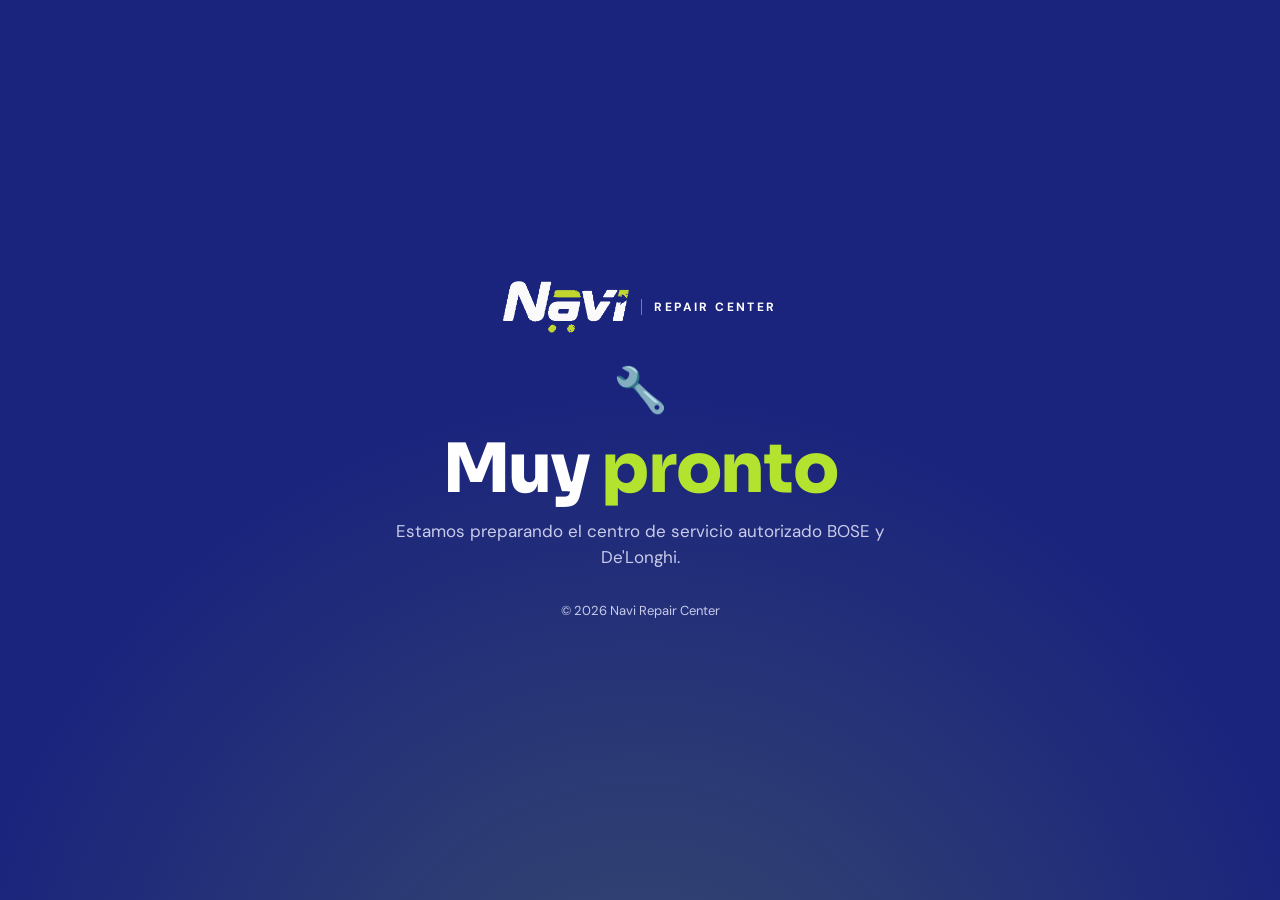
<file: index.html>
<!doctype html>
<html lang="es">
<head>
<meta charset="utf-8">
<meta name="viewport" content="width=device-width, initial-scale=1">
<meta name="robots" content="noindex, nofollow">
<title>Navi Repair Center · Muy pronto</title>
<meta name="theme-color" content="#1A247D">
<link rel="icon" href="demo/assets/icon-192.png">
<link rel="preconnect" href="https://fonts.googleapis.com">
<link rel="preconnect" href="https://fonts.gstatic.com" crossorigin>
<link href="https://fonts.googleapis.com/css2?family=Sora:wght@800&family=DM+Sans:wght@400;500&display=swap" rel="stylesheet">
<style>
*{box-sizing:border-box;margin:0}
html,body{height:100%}
body{display:grid;place-items:center;padding:24px max(16px,env(safe-area-inset-left,0px));background:radial-gradient(circle at 50% 120%,#B4E32F33,transparent 55%),#1A247D;color:#fff;font-family:"DM Sans",system-ui,sans-serif;text-align:center}
main{max-width:540px}
.brand{display:flex;align-items:center;justify-content:center;gap:12px;margin-bottom:28px}
.brand img{height:52px;width:auto}
.brand small{font-size:12px;font-weight:700;letter-spacing:.2em;padding-left:12px;border-left:1px solid #ffffff66}
h1{font-family:"Sora",system-ui,sans-serif;font-weight:800;font-size:clamp(40px,9vw,68px);line-height:1;letter-spacing:-.02em;margin-bottom:16px}
h1 em{font-style:normal;color:#B4E32F}
p{color:#C9CCEA;font-size:17px;line-height:1.5}
.tool{font-size:44px;margin-bottom:16px;display:inline-block;animation:spin 4s ease-in-out infinite}
@keyframes spin{50%{transform:rotate(-18deg)}}
small.c{display:block;margin-top:32px;color:#C9CCEA;font-size:13px}
@media (prefers-reduced-motion:reduce){.tool{animation:none}}
</style>
</head>
<body>
<main>
  <div class="brand"><img src="demo/assets/navi-logo.png" alt="Navi"><small>REPAIR CENTER</small></div>
  <span class="tool" aria-hidden="true">🔧</span>
  <h1>Muy <em>pronto</em></h1>
  <p>Estamos preparando el centro de servicio autorizado BOSE y De'Longhi.</p>
  <small class="c">© 2026 Navi Repair Center</small>
</main>
</body>
</html>
</file>
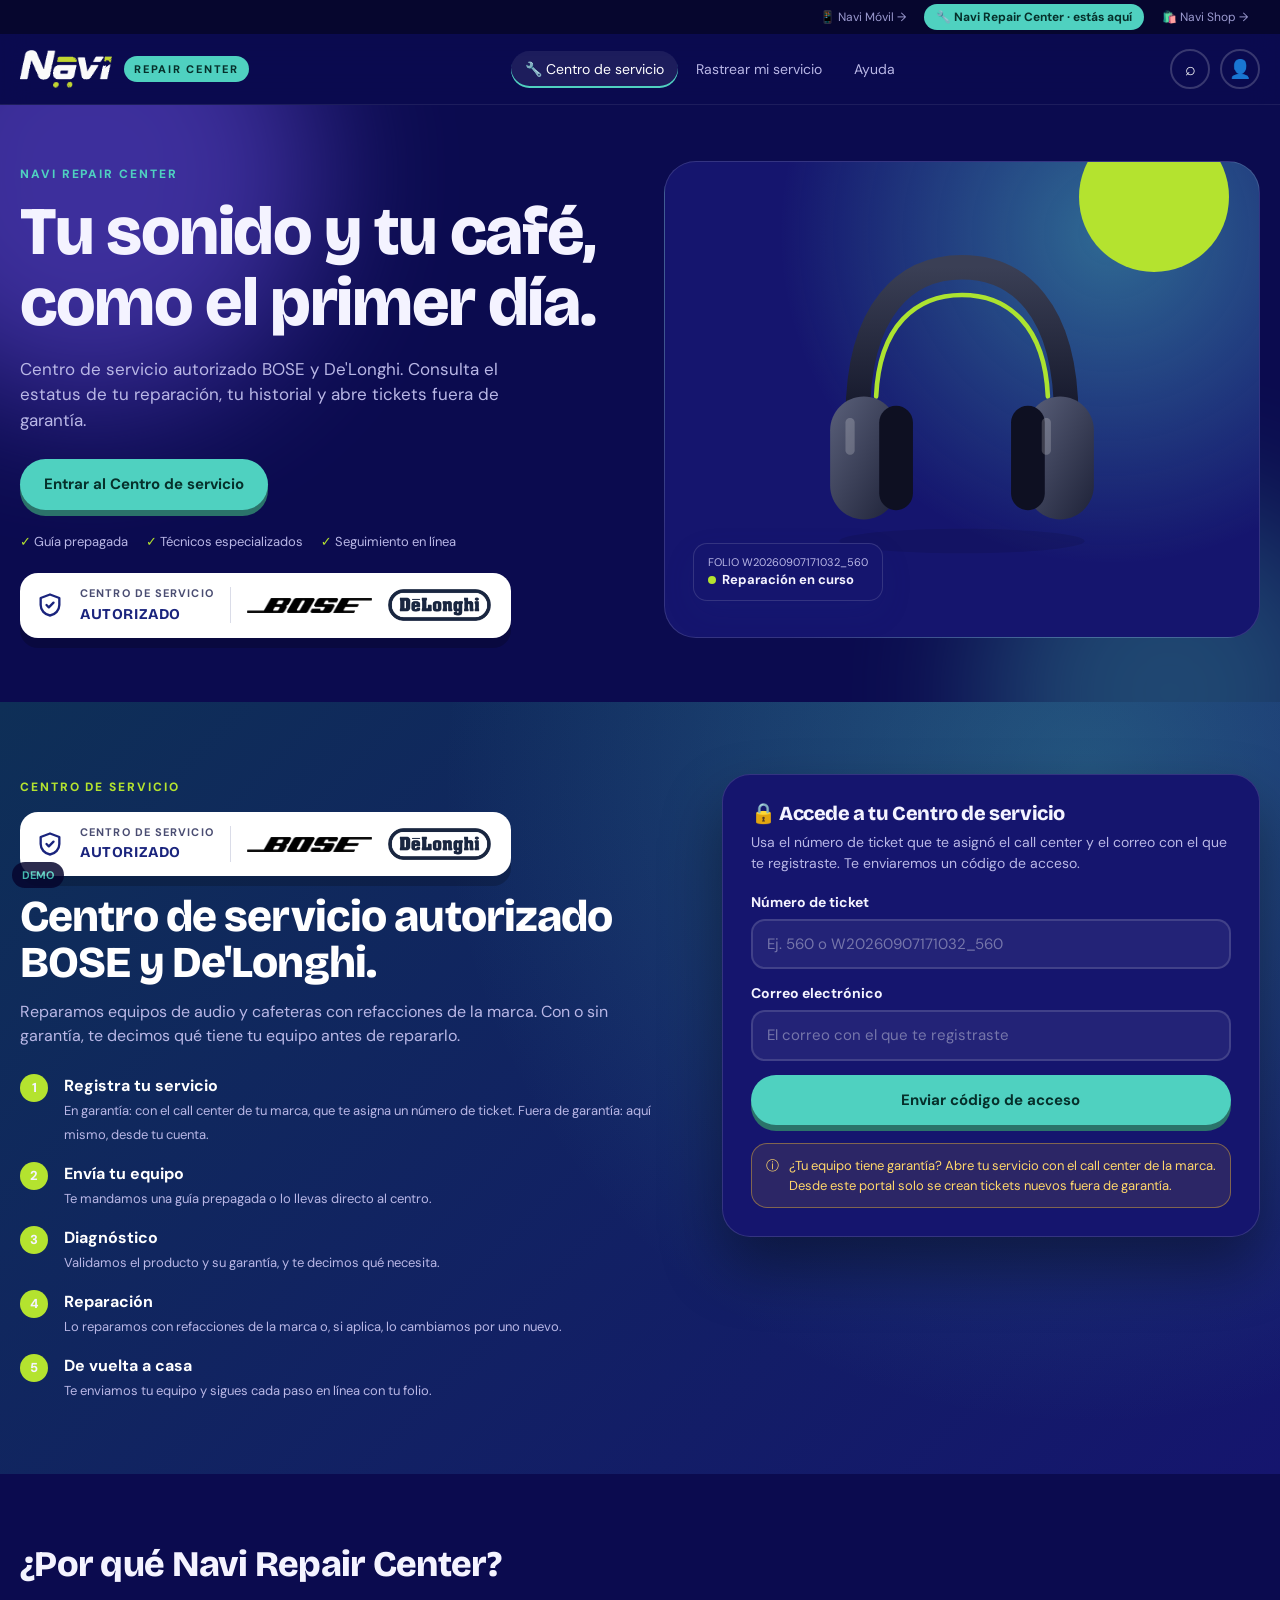
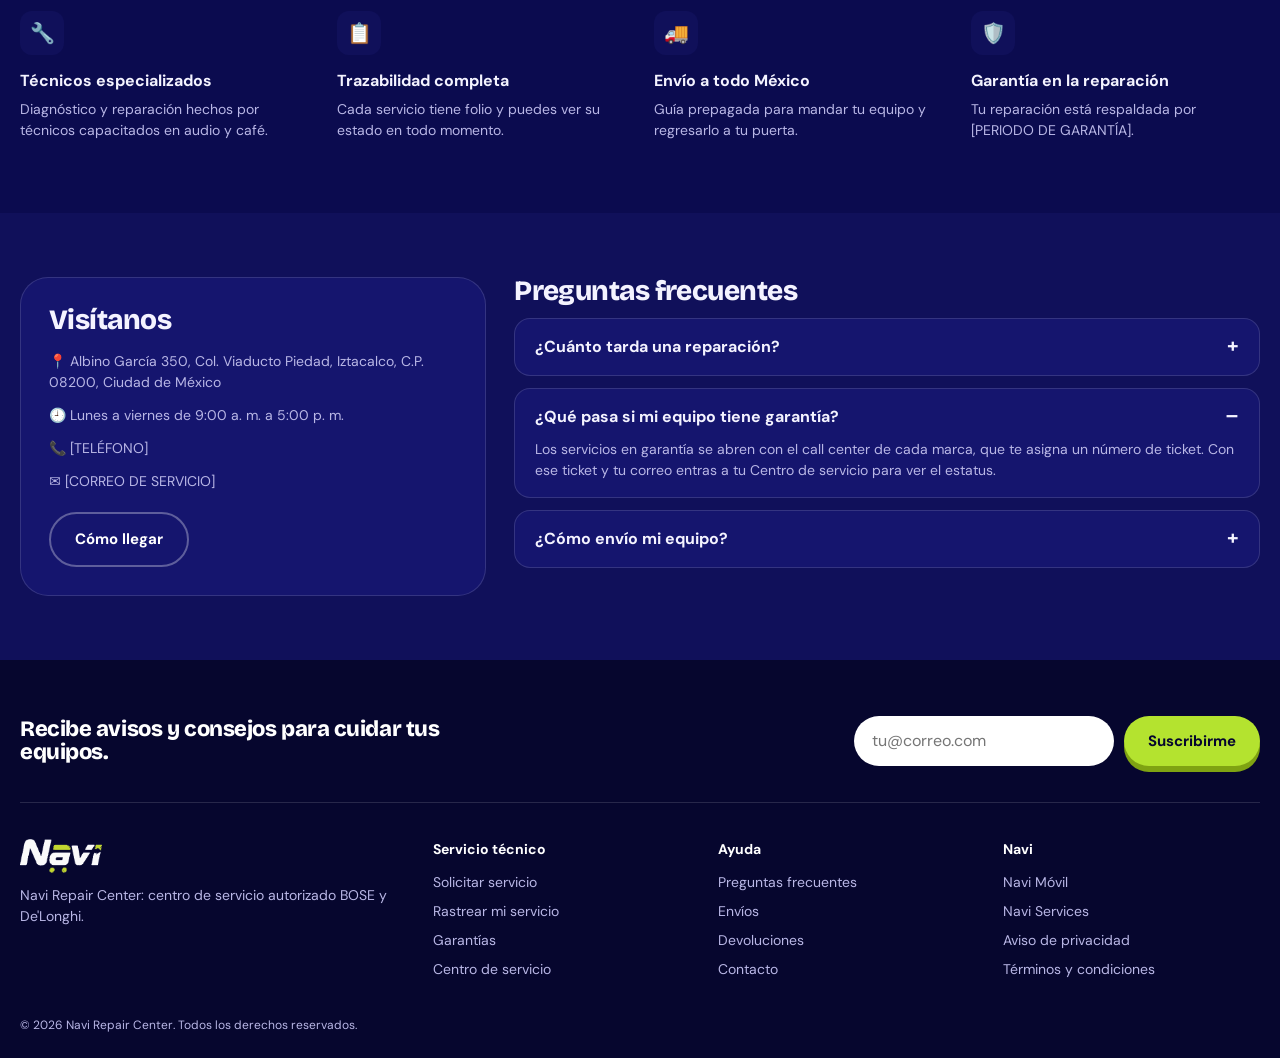
<file: demo/index.html>
<!doctype html>
<html lang="es">
<head>
<meta charset="utf-8">
<meta name="viewport" content="width=device-width, initial-scale=1">
<meta name="robots" content="noindex, nofollow">
<title>Navi Repair Center · Centro de servicio autorizado</title>
<meta name="theme-color" content="#0B0B4F">
<link rel="icon" href="assets/icon-192.png">
<link rel="preconnect" href="https://fonts.googleapis.com">
<link rel="preconnect" href="https://fonts.gstatic.com" crossorigin>
<link href="https://fonts.googleapis.com/css2?family=Bricolage+Grotesque:opsz,wght@12..96,600;12..96,800&family=DM+Sans:wght@400;500;700&display=swap" rel="stylesheet">
<link rel="stylesheet" href="rc.css?v=4">
<style>
/* hero */
.hero{padding:56px 0 64px;position:relative;overflow:hidden}.hero .wrap{position:relative}
.hero .wrap{display:grid;grid-template-columns:1fr 1fr;gap:48px;align-items:center}
.hero h1{font-size:clamp(40px,5.4vw,68px);margin:12px 0 18px}
.hero p{max-width:520px;color:var(--text);font-size:17px}
.checks{display:flex;gap:18px;flex-wrap:wrap;margin:22px 0;font-size:13px;color:var(--text)}
.checks span::before{content:"✓ ";color:var(--lime);font-weight:800}
.stage{position:relative;background:radial-gradient(circle at 75% 15%,color-mix(in srgb,var(--acc) 45%,transparent),transparent 55%),var(--navy-2);border:1px solid var(--line);border-radius:32px;aspect-ratio:1.25;display:grid;place-items:center;overflow:hidden}
.stage::before{content:"";position:absolute;top:-40px;right:30px;width:150px;height:150px;border-radius:50%;background:var(--lime)}
.stage img{position:relative;width:62%;animation:float 5s ease-in-out infinite}
@keyframes float{50%{transform:translateY(-10px)}}
.stage .folio{position:absolute;left:28px;bottom:36px;background:var(--card);border:1px solid var(--line);border-radius:14px;padding:10px 14px;box-shadow:0 12px 30px #1a247d22;font-size:11px;color:var(--text)}
.stage .folio b{display:flex;align-items:center;gap:6px;font-size:13px;color:var(--ink)}
.stage .folio b::before{content:"";width:8px;height:8px;border-radius:50%;background:var(--lime)}
/* centro de servicio */
.center{background:radial-gradient(circle at 85% 10%,color-mix(in srgb,var(--acc) 30%,transparent),transparent 50%),linear-gradient(135deg,#0E2F57,#15156E);color:#fff;padding:72px 0}
.center .wrap{display:grid;grid-template-columns:1.2fr 1fr;gap:56px;align-items:start}
.center .eyebrow{color:var(--lime)}
.center h2{font-size:clamp(30px,3.6vw,44px);margin:18px 0 14px}
.center p{color:var(--text)}
.steps{list-style:none;display:grid;gap:16px;margin-top:26px}
.steps li{display:grid;grid-template-columns:32px 1fr;gap:12px}
.steps b{display:block}
.steps span{color:var(--text);font-size:13px}
.steps .n{width:28px;height:28px;border-radius:50%;background:var(--lime);color:var(--ink);display:grid;place-items:center;font-weight:800;font-size:13px}
.access{color:var(--ink);box-shadow:0 30px 60px #0006}
.access h3{display:flex;align-items:center;gap:10px;font-size:20px;margin-bottom:8px}
.access form{display:grid;gap:14px;margin:18px 0}
/* por qué */
.why{padding:72px 0}
.why h2{font-size:clamp(28px,3vw,36px);margin-bottom:28px}
.why .grid{display:grid;grid-template-columns:repeat(4,1fr);gap:28px}
.why .ico{width:44px;height:44px;border-radius:12px;background:var(--bg);display:grid;place-items:center;font-size:20px;margin-bottom:14px}
.why b{display:block;margin-bottom:6px}
.why p{font-size:14px;color:var(--text)}
/* visítanos + faq */
.visit{background:var(--bg);padding:64px 0}
.visit .wrap{display:grid;grid-template-columns:1fr 1.6fr;gap:28px;align-items:start}
.visit ul{list-style:none;display:grid;gap:12px;margin:16px 0 20px;font-size:14px;color:var(--text)}
.visit h2{font-size:28px}
details{background:var(--card);border:1px solid var(--line);border-radius:16px;padding:16px 20px;margin-top:12px}
summary{cursor:pointer;font-weight:700;list-style:none;display:flex;justify-content:space-between;gap:12px}
summary::after{content:"+";font-size:20px;line-height:1}
details[open] summary::after{content:"–"}
details p{margin-top:10px;font-size:14px;color:var(--text)}
/* pie grande */
.foot{background:var(--deep);color:var(--text);padding:56px 0 24px}
.news{display:flex;justify-content:space-between;align-items:center;gap:24px;flex-wrap:wrap;padding-bottom:36px;border-bottom:1px solid #ffffff22}
.news h3{color:#fff;font-size:22px;max-width:480px}
.news form{display:flex;gap:10px;flex-wrap:wrap}
.news input{background:#fff;border:0;border-radius:99px;padding:13px 18px;min-width:260px;color:#0B0B4F}
.cols{display:grid;grid-template-columns:1.5fr repeat(3,1fr);gap:28px;padding:36px 0;font-size:14px}
.cols h4{color:#fff;margin-bottom:12px;font-size:14px}
.cols ul{list-style:none;display:grid;gap:8px}
.copy{font-size:12px}
@media (max-width:980px){
  .hero .wrap,.center .wrap,.visit .wrap{grid-template-columns:1fr}
  .why .grid{grid-template-columns:repeat(2,1fr)}
  .cols{grid-template-columns:1fr 1fr}
}
@media (max-width:560px){.why .grid,.cols{grid-template-columns:1fr}.news input{min-width:0;flex:1}}
</style>
</head>
<body>
<section class="hero"><div class="blob" style="width:460px;height:460px;background:#7B5CFA;top:-160px;left:-140px"></div><div class="blob" style="width:380px;height:380px;background:var(--acc);bottom:-180px;right:-80px;opacity:.3"></div><div class="wrap">
  <div>
    <span class="eyebrow">Navi Repair Center</span>
    <h1>Tu sonido y tu café, como el primer día.</h1>
    <p>Centro de servicio autorizado BOSE y De'Longhi. Consulta el estatus de tu reparación, tu historial y abre tickets fuera de garantía.</p>
    <div style="margin-top:26px"><a class="btn btn-navy" href="#acceso">Entrar al Centro de servicio</a></div>
    <div class="checks"><span>Guía prepagada</span><span>Técnicos especializados</span><span>Seguimiento en línea</span></div>
    <div class="seal"><img src="assets/escudo.svg" alt="" width="28" height="28"><div class="t"><small>CENTRO DE SERVICIO</small><b>AUTORIZADO</b></div><i></i><img class="bose" src="assets/bose.png" alt="BOSE"><img class="delonghi" src="assets/delonghi.png" alt="De'Longhi"></div>
  </div>
  <div class="stage"><img src="assets/audifonos.svg" alt="Audífonos en reparación"><div class="folio">FOLIO W20260907171032_560<b>Reparación en curso</b></div></div>
</div></section>

<section class="center" id="acceso"><div class="wrap">
  <div>
    <span class="eyebrow">Centro de servicio</span>
    <div style="margin-top:14px"><div class="seal"><img src="assets/escudo.svg" alt="" width="28" height="28"><div class="t"><small>CENTRO DE SERVICIO</small><b>AUTORIZADO</b></div><i></i><img class="bose" src="assets/bose.png" alt="BOSE"><img class="delonghi" src="assets/delonghi.png" alt="De'Longhi"></div></div>
    <h2>Centro de servicio autorizado BOSE y De'Longhi.</h2>
    <p>Reparamos equipos de audio y cafeteras con refacciones de la marca. Con o sin garantía, te decimos qué tiene tu equipo antes de repararlo.</p>
    <ol class="steps">
      <li><span class="n">1</span><div><b>Registra tu servicio</b><span>En garantía: con el call center de tu marca, que te asigna un número de ticket. Fuera de garantía: aquí mismo, desde tu cuenta.</span></div></li>
      <li><span class="n">2</span><div><b>Envía tu equipo</b><span>Te mandamos una guía prepagada o lo llevas directo al centro.</span></div></li>
      <li><span class="n">3</span><div><b>Diagnóstico</b><span>Validamos el producto y su garantía, y te decimos qué necesita.</span></div></li>
      <li><span class="n">4</span><div><b>Reparación</b><span>Lo reparamos con refacciones de la marca o, si aplica, lo cambiamos por uno nuevo.</span></div></li>
      <li><span class="n">5</span><div><b>De vuelta a casa</b><span>Te enviamos tu equipo y sigues cada paso en línea con tu folio.</span></div></li>
    </ol>
  </div>
  <div class="card access">
    <h3>🔒 Accede a tu Centro de servicio</h3>
    <p class="muted" style="font-size:14px">Usa el número de ticket que te asignó el call center y el correo con el que te registraste. Te enviaremos un código de acceso.</p>
    <form id="quick" novalidate>
      <label class="field">Número de ticket<input id="qT" placeholder="Ej. 560 o W20260907171032_560" autocomplete="off"></label>
      <label class="field">Correo electrónico<input id="qE" type="email" placeholder="El correo con el que te registraste" autocomplete="email"></label>
      <button class="btn btn-navy btn-block">Enviar código de acceso</button>
    </form>
    <div class="note">ⓘ <span>¿Tu equipo tiene garantía? Abre tu servicio con el call center de la marca. Desde este portal solo se crean tickets nuevos fuera de garantía.</span></div>
  </div>
</div></section>

<section class="why"><div class="wrap">
  <h2>¿Por qué Navi Repair Center?</h2>
  <div class="grid">
    <div><div class="ico">🔧</div><b>Técnicos especializados</b><p>Diagnóstico y reparación hechos por técnicos capacitados en audio y café.</p></div>
    <div><div class="ico">📋</div><b>Trazabilidad completa</b><p>Cada servicio tiene folio y puedes ver su estado en todo momento.</p></div>
    <div><div class="ico">🚚</div><b>Envío a todo México</b><p>Guía prepagada para mandar tu equipo y regresarlo a tu puerta.</p></div>
    <div><div class="ico">🛡️</div><b>Garantía en la reparación</b><p>Tu reparación está respaldada por [PERIODO DE GARANTÍA].</p></div>
  </div>
</div></section>

<section class="visit" id="ayuda"><div class="wrap">
  <div class="card">
    <h2>Visítanos</h2>
    <ul><li>📍 Albino García 350, Col. Viaducto Piedad, Iztacalco, C.P. 08200, Ciudad de México</li><li>🕘 Lunes a viernes de 9:00 a. m. a 5:00 p. m.</li><li>📞 [TELÉFONO]</li><li>✉️ [CORREO DE SERVICIO]</li></ul>
    <a class="btn btn-line" href="https://www.google.com/maps/search/?api=1&query=Albino+Garc%C3%ADa+350+Viaducto+Piedad+Iztacalco+CDMX" target="_blank" rel="noopener">Cómo llegar</a>
  </div>
  <div>
    <h2 style="font-size:28px">Preguntas frecuentes</h2>
    <details><summary>¿Cuánto tarda una reparación?</summary><p>Normalmente de 5 a 10 días hábiles desde que recibimos tu equipo, según el diagnóstico y las refacciones.</p></details>
    <details open><summary>¿Qué pasa si mi equipo tiene garantía?</summary><p>Los servicios en garantía se abren con el call center de cada marca, que te asigna un número de ticket. Con ese ticket y tu correo entras a tu Centro de servicio para ver el estatus.</p></details>
    <details><summary>¿Cómo envío mi equipo?</summary><p>Al crear tu ticket eliges guía prepagada (te la mandamos por correo) o llevarlo tú al centro en Iztacalco.</p></details>
  </div>
</div></section>

<footer class="foot"><div class="wrap">
  <div class="news"><h3>Recibe avisos y consejos para cuidar tus equipos.</h3>
    <form id="news"><input type="email" required placeholder="tu@correo.com" aria-label="Correo"><button class="btn btn-lime">Suscribirme</button></form></div>
  <div class="cols">
    <div><img src="assets/navi-logo.png" alt="Navi" style="height:34px;margin-bottom:12px"><p>Navi Repair Center: centro de servicio autorizado BOSE y De'Longhi.</p></div>
    <div><h4>Servicio técnico</h4><ul><li><a href="acceso.html">Solicitar servicio</a></li><li><a href="acceso.html">Rastrear mi servicio</a></li><li><a href="#ayuda">Garantías</a></li><li><a href="#acceso">Centro de servicio</a></li></ul></div>
    <div><h4>Ayuda</h4><ul><li><a href="#ayuda">Preguntas frecuentes</a></li><li><a href="#ayuda">Envíos</a></li><li><a href="#ayuda">Devoluciones</a></li><li><a href="#ayuda">Contacto</a></li></ul></div>
    <div><h4>Navi</h4><ul><li><a href="https://www.navimovil.com/demo/">Navi Móvil</a></li><li><a href="#">Navi Services</a></li><li><a href="#">Aviso de privacidad</a></li><li><a href="#">Términos y condiciones</a></li></ul></div>
  </div>
  <p class="copy">© 2026 Navi Repair Center. Todos los derechos reservados.</p>
</div></footer>

<script src="rc.js?v=3"></script>
<script>
rcChrome('centro');
// el formulario rápido lleva al acceso con los datos ya escritos
document.getElementById('quick').addEventListener('submit', e => {
  e.preventDefault();
  try { sessionStorage.setItem('navirc.prefill', JSON.stringify({ t: qT.value, e: qE.value })); } catch {}
  location.href = 'acceso.html#enviar';
});
document.getElementById('news').addEventListener('submit', e => { e.preventDefault(); e.target.innerHTML = '<b style="color:#fff">¡Listo! Te escribiremos pronto.</b>'; });
</script>
</body>
</html>
</file>
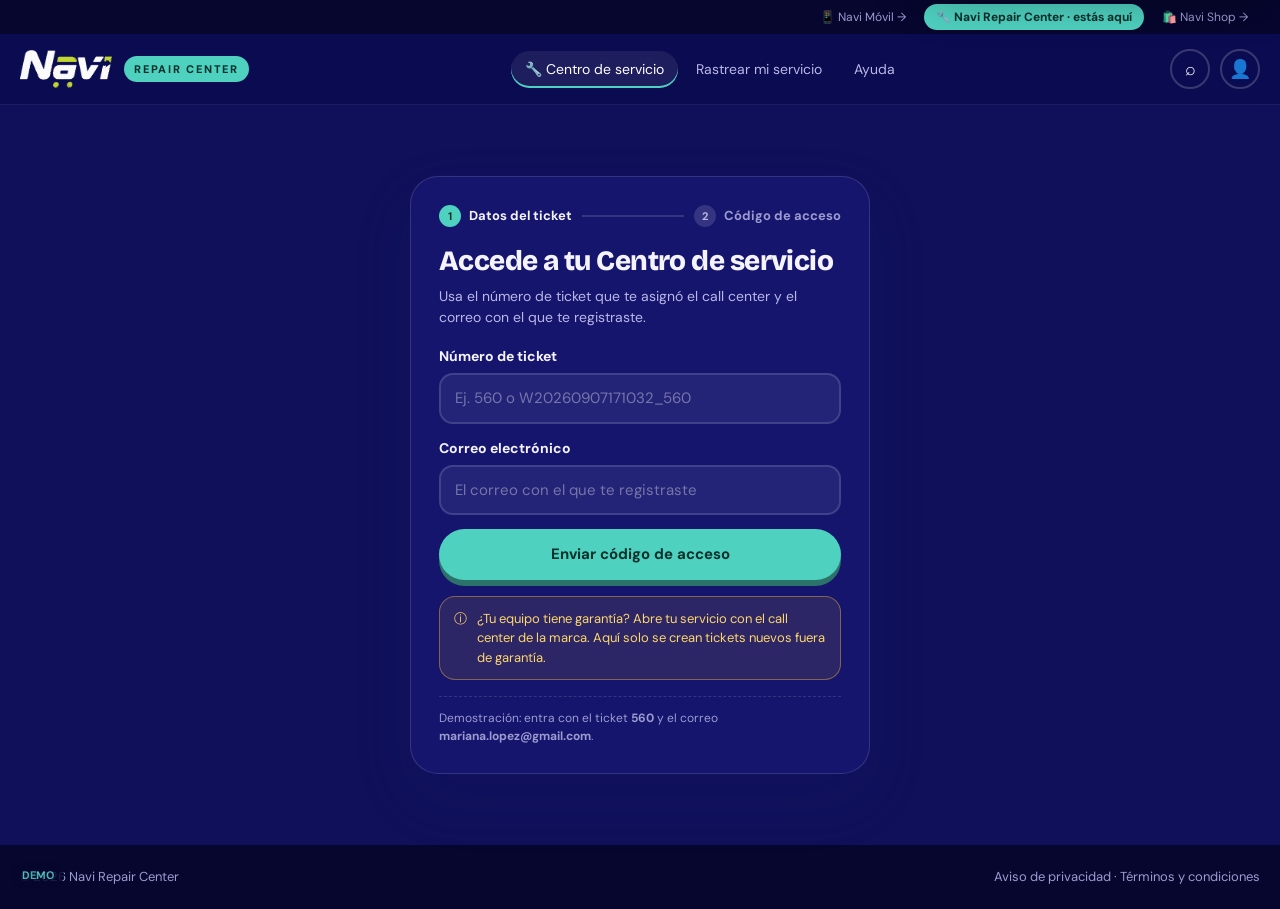
<file: demo/acceso.html>
<!doctype html>
<html lang="es">
<head>
<meta charset="utf-8">
<meta name="viewport" content="width=device-width, initial-scale=1">
<meta name="robots" content="noindex, nofollow">
<title>Acceso · Navi Repair Center</title>
<meta name="theme-color" content="#0B0B4F">
<link rel="icon" href="assets/icon-192.png">
<link rel="preconnect" href="https://fonts.googleapis.com">
<link rel="preconnect" href="https://fonts.gstatic.com" crossorigin>
<link href="https://fonts.googleapis.com/css2?family=Bricolage+Grotesque:opsz,wght@12..96,600;12..96,800&family=DM+Sans:wght@400;500;700&display=swap" rel="stylesheet">
<link rel="stylesheet" href="rc.css?v=4">
<style>
body{background:var(--bg)}
main{min-height:calc(100vh - 160px);display:grid;place-items:center;padding:48px 16px}
.box{width:min(460px,100%);box-shadow:0 24px 60px #1a247d1f}
.prog{display:flex;align-items:center;gap:10px;font-size:13px;font-weight:700;margin-bottom:20px}
.prog span{display:flex;align-items:center;gap:8px}
.prog i{font-style:normal;width:22px;height:22px;border-radius:50%;background:var(--acc);color:var(--acc-ink);display:grid;place-items:center;font-size:11px}
.prog .off i{background:#ffffff22;color:var(--text)}
.prog .off{color:var(--muted)}
.prog hr{flex:1;border:0;border-top:2px solid var(--line)}
.ico{width:48px;height:48px;border-radius:50%;display:grid;place-items:center;font-size:22px;margin-bottom:14px;background:var(--lime-soft)}
.ico.bad{background:#FF6F8E22}
h1{font-size:28px;margin-bottom:10px}
form{display:grid;gap:14px;margin-top:18px}
.code{display:flex;gap:8px}
.code input{width:100%;aspect-ratio:1/1.1;max-width:56px;text-align:center;font-family:var(--display);font-size:24px;font-weight:800;border:1.5px solid var(--line);border-radius:12px;background:#ffffff10;color:var(--ink)}
.code input:focus{outline:none;border-color:var(--navy);box-shadow:0 0 0 4px #1A247D1a}
.code.bad input{border-color:var(--bad);animation:shake .35s}
@keyframes shake{25%{transform:translateX(-5px)}75%{transform:translateX(5px)}}
.row{display:flex;justify-content:space-between;gap:10px;flex-wrap:wrap;font-size:13px}
.row button{font-weight:700;text-decoration:underline}
.row button:disabled{text-decoration:none;color:var(--muted);font-weight:400}
.step{display:none}.step.on{display:block}
.mail{position:fixed;top:104px;right:16px;width:min(340px,100% - 32px);background:#fff;color:#0E1238;border-radius:16px;box-shadow:0 20px 50px #0006;padding:14px;font-size:13px;transform:translateY(calc(-100% - 130px));transition:transform .45s cubic-bezier(.3,1.4,.5,1);z-index:60}
.mail.show{transform:none}
.mail b{display:block}
.mail em{font-style:normal;font-weight:800;letter-spacing:.14em;color:#0E7C70;font-size:16px}
.hint{margin-top:16px;font-size:12px;color:var(--muted);border-top:1px dashed var(--line);padding-top:12px}
</style>
</head>
<body>
<div class="mail" id="mail" role="status"><b>✉️ Navi Repair Center</b>Tu código de acceso es <em id="mailCode"></em><div class="muted" style="font-size:11px">Correo de demostración</div></div>
<main>
  <div class="card box">
    <!-- 1 · datos del ticket -->
    <div class="step on" id="s1">
      <div class="prog"><span><i>1</i>Datos del ticket</span><hr><span class="off"><i>2</i>Código de acceso</span></div>
      <h1>Accede a tu Centro de servicio</h1>
      <p class="muted" style="font-size:14px">Usa el número de ticket que te asignó el call center y el correo con el que te registraste.</p>
      <form id="f1" novalidate>
        <label class="field">Número de ticket<input id="tk" placeholder="Ej. 560 o W20260907171032_560" autocomplete="off"></label>
        <label class="field">Correo electrónico<input id="em" type="email" placeholder="El correo con el que te registraste" autocomplete="email"></label>
        <button class="btn btn-navy btn-block">Enviar código de acceso</button>
      </form>
      <div class="note" style="margin-top:16px">ⓘ <span>¿Tu equipo tiene garantía? Abre tu servicio con el call center de la marca. Aquí solo se crean tickets nuevos fuera de garantía.</span></div>
      <p class="hint">Demostración: entra con el ticket <b>560</b> y el correo <b>mariana.lopez@gmail.com</b>.</p>
    </div>
    <!-- 1b · no coinciden -->
    <div class="step" id="s1b">
      <div class="ico bad">⚠️</div>
      <h1>Los datos no coinciden</h1>
      <p class="muted" style="font-size:14px">No encontramos un ticket con ese número y ese correo. Revisa que sean los mismos que te dio el call center.</p>
      <div class="note bad" style="margin:16px 0">Si tu equipo no tiene garantía y aún no tienes ticket, crea uno nuevo fuera de garantía desde tu cuenta.</div>
      <button class="btn btn-navy btn-block" id="retry">Intentar de nuevo</button>
    </div>
    <!-- 2 · código -->
    <div class="step" id="s2">
      <div class="prog"><span><i>1</i>Datos del ticket</span><hr><span><i>2</i>Código de acceso</span></div>
      <div class="ico">✉️</div>
      <h1>Revisa tu correo</h1>
      <p class="muted" style="font-size:14px">Tu ticket y tu correo coinciden. Enviamos un código de acceso de 6 dígitos a <b id="to"></b>. El código vence en 10 minutos.</p>
      <form id="f2" novalidate>
        <div class="code" id="code"><input inputmode="numeric" aria-label="Dígito 1" autocomplete="one-time-code"><input inputmode="numeric" aria-label="Dígito 2"><input inputmode="numeric" aria-label="Dígito 3"><input inputmode="numeric" aria-label="Dígito 4"><input inputmode="numeric" aria-label="Dígito 5"><input inputmode="numeric" aria-label="Dígito 6"></div>
        <p id="err" style="color:var(--bad);font-size:13px;min-height:18px"></p>
        <button class="btn btn-navy btn-block" id="go" disabled>Entrar a mi Centro de servicio</button>
      </form>
      <div class="row" style="margin-top:12px"><button type="button" id="resend" disabled></button><button type="button" id="change">Cambiar ticket o correo</button></div>
      <p class="muted" style="font-size:12px;margin-top:10px">Revisa también tu carpeta de correo no deseado.</p>
    </div>
  </div>
</main>
<footer class="mini"><div class="wrap"><span>© 2026 Navi Repair Center</span><span>Aviso de privacidad · Términos y condiciones</span></div></footer>

<script src="rc.js?v=3"></script>
<script>
rcChrome('centro');
if (RC.current()) location.replace('cuenta.html');
const $ = id => document.getElementById(id);
const go = id => ['s1', 's1b', 's2'].forEach(s => $(s).classList.toggle('on', s === id));
let client = null, code = '', timer = 0;
try { const p = JSON.parse(sessionStorage.getItem('navirc.prefill')); if (p) { tk.value = p.t || ''; em.value = p.e || ''; sessionStorage.removeItem('navirc.prefill'); } } catch {}

const send = () => {
  code = String(Math.floor(100000 + Math.random() * 900000));
  $('mailCode').textContent = code;
  const m = $('mail'); m.classList.remove('show'); void m.offsetWidth; m.classList.add('show');
  clearTimeout(m.t); m.t = setTimeout(() => m.classList.remove('show'), 8000);
  let s = 45; const r = $('resend'); r.disabled = true; r.textContent = `¿No te llegó? Reenviar código en 00:${s}`;
  clearInterval(timer); timer = setInterval(() => { s--; r.textContent = s ? `¿No te llegó? Reenviar código en 00:${String(s).padStart(2, '0')}` : 'Reenviar código'; if (!s) { r.disabled = false; clearInterval(timer); } }, 1000);
};
$('f1').addEventListener('submit', e => {
  e.preventDefault();
  client = RC.find(tk.value, em.value);
  if (!client) { go('s1b'); return; }
  $('to').textContent = maskEmail(client.email);
  go('s2'); boxes.forEach(b => b.value = ''); send(); setTimeout(() => boxes[0].focus(), 50);
});
$('retry').onclick = () => { go('s1'); tk.focus(); };
$('change').onclick = () => { clearInterval(timer); go('s1'); };
$('resend').onclick = send;

const boxes = [...document.querySelectorAll('#code input')];
const typed = () => boxes.map(b => b.value).join('');
const update = () => { const n = typed().length; boxes[Math.min(n, 5)].focus(); $('go').disabled = n !== 6; $('err').textContent = ''; $('code').classList.remove('bad'); if (n === 6) $('f2').requestSubmit(); };
boxes.forEach((b, i) => {
  b.addEventListener('keydown', e => {
    if (/^\d$/.test(e.key)) { e.preventDefault(); (b.value ? boxes.find(x => !x.value) || b : b).value = e.key; update(); }
    else if (e.key === 'Backspace' && !b.value && i) boxes[i - 1].focus();
  });
  b.addEventListener('input', () => { const v = b.value.replace(/\D/g, ''); if (v.length > 1) v.split('').slice(0, 6 - i).forEach((d, k) => boxes[i + k].value = d); else b.value = v; update(); });
});
$('f2').addEventListener('submit', e => {
  e.preventDefault();
  if (typed() !== code) { const c = $('code'); c.classList.remove('bad'); void c.offsetWidth; c.classList.add('bad'); $('err').textContent = 'Ese código no coincide. Revisa tu correo.'; boxes.forEach(b => b.value = ''); boxes[0].focus(); $('go').disabled = true; return; }
  RC.login(client); location.href = 'cuenta.html';
});
if (location.hash === '#enviar' && tk.value && em.value) $('f1').requestSubmit();
</script>
</body>
</html>
</file>
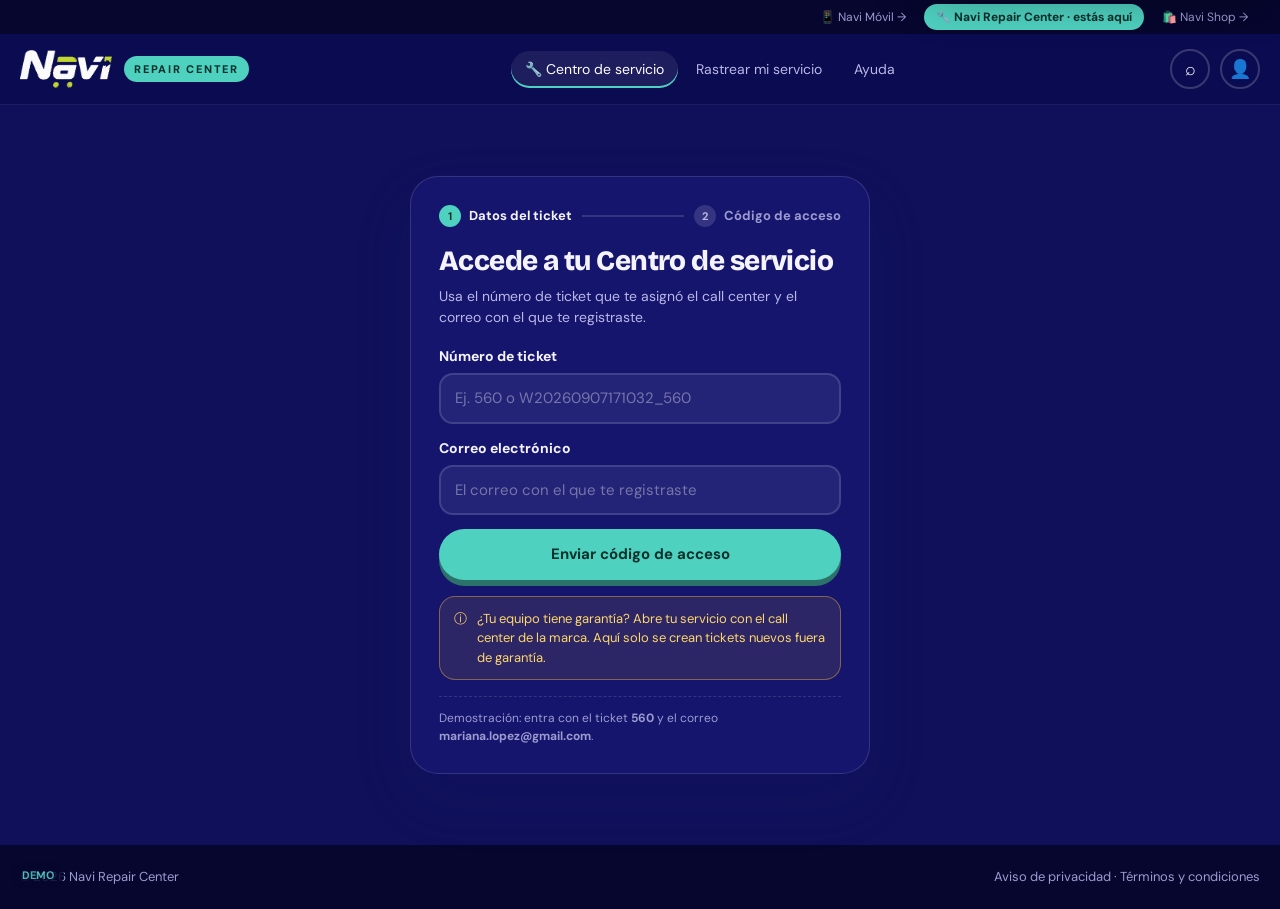
<file: demo/cuenta.html>
<!doctype html>
<html lang="es">
<head>
<meta charset="utf-8">
<meta name="viewport" content="width=device-width, initial-scale=1">
<meta name="robots" content="noindex, nofollow">
<title>Mi cuenta · Navi Repair Center</title>
<meta name="theme-color" content="#0B0B4F">
<link rel="icon" href="assets/icon-192.png">
<link rel="preconnect" href="https://fonts.googleapis.com">
<link rel="preconnect" href="https://fonts.gstatic.com" crossorigin>
<link href="https://fonts.googleapis.com/css2?family=Bricolage+Grotesque:opsz,wght@12..96,600;12..96,800&family=DM+Sans:wght@400;500;700&display=swap" rel="stylesheet">
<link rel="stylesheet" href="rc.css?v=4">
<script src="rc.js?v=3"></script>
<script>if (!RC.current()) location.replace('acceso.html');</script>
<style>
body{background:var(--bg)}
main{padding:40px 0 64px}
.top{display:flex;justify-content:space-between;align-items:flex-start;gap:16px;flex-wrap:wrap}
.top h1{font-size:clamp(30px,3.6vw,40px)}
.top .acts{display:flex;gap:12px;flex-wrap:wrap}
.tabs{display:flex;gap:24px;border-bottom:1px solid var(--line);margin:24px 0 24px;overflow-x:auto}
.tabs button{padding:10px 0;font-weight:700;color:var(--text);border-bottom:3px solid transparent;white-space:nowrap}
.tabs button[aria-selected="true"]{color:var(--ink);border-color:var(--navy)}
.grid{display:grid;grid-template-columns:2.6fr 1fr;gap:20px;align-items:start}
.cur h2,.hist h2,.dev h2{font-size:22px}
.cur .hd{display:flex;justify-content:space-between;gap:12px;align-items:center;margin-bottom:18px}
.kv{display:grid;grid-template-columns:repeat(3,minmax(0,1fr));gap:12px}
.kv div{background:var(--bg);border-radius:12px;padding:10px 12px}
.kv small{display:block;font-size:10px;font-weight:700;letter-spacing:.12em;color:var(--text)}
.kv b{font-size:14px;word-break:break-word}
.track{display:grid;grid-template-columns:repeat(6,1fr);margin:28px 0 20px;position:relative}
.track div{display:grid;justify-items:center;gap:4px;text-align:center;font-size:12px;position:relative}
.track div::before{content:"";position:absolute;top:13px;left:-50%;width:100%;height:3px;background:var(--line);z-index:0}
.track div:first-child::before{display:none}
.track div.ok::before,.track div.now::before{background:#8CC81E}
.track i{position:relative;z-index:1;width:28px;height:28px;border-radius:50%;display:grid;place-items:center;font-style:normal;font-weight:800;background:var(--card);border:2px solid var(--line)}
.track .ok i{background:var(--lime);border-color:var(--lime)}
.track .now i{border-color:var(--navy);border-width:3px}
.track .now i::after{content:"";width:10px;height:10px;border-radius:50%;background:var(--navy)}
.track b{font-size:12px}
.track span{color:var(--muted)}
.upd{background:var(--bg);border-radius:14px;padding:12px 14px;font-size:14px}
.upd small{display:block;font-weight:700;color:var(--text)}
.dev .pic{background:#EEF0FA;border-radius:18px;display:grid;place-items:center;padding:18px;margin-bottom:16px}
.dev .pic img{width:70%}
.dev dl{display:grid;grid-template-columns:auto 1fr;gap:8px 12px;font-size:14px;margin:12px 0 16px}
.dev dt{color:var(--text)}
.dev dd{text-align:right;font-weight:700}
.hist{margin-top:20px}
.tbl{overflow-x:auto;margin-top:14px}
table{width:100%;border-collapse:collapse;font-size:14px;min-width:720px}
th{background:var(--bg);text-align:left;font-size:11px;letter-spacing:.1em;color:var(--text);padding:12px}
th:first-child{border-radius:10px 0 0 10px}th:last-child{border-radius:0 10px 10px 0}
td{padding:16px 12px;border-bottom:1px solid var(--line)}
td:first-child{font-weight:700}
.datos{max-width:560px;display:grid;gap:14px}
.ok-msg{color:var(--lime);font-weight:700;font-size:14px}
section[data-tab]{display:none}section[data-tab].on{display:block}
@media (max-width:980px){.grid{grid-template-columns:1fr}}
@media (max-width:620px){.kv{grid-template-columns:1fr 1fr}.track{grid-template-columns:repeat(3,1fr);row-gap:16px}.track div::before{display:none}}
</style>
</head>
<body>
<main class="wrap">
  <div class="top">
    <div><h1 id="hello"></h1><p class="muted" id="sub"></p></div>
    <div class="acts"><a class="btn btn-lime" href="nuevo-ticket.html">Nuevo ticket fuera de garantía</a><button class="btn btn-line" id="logout">Cerrar sesión</button></div>
  </div>
  <div class="tabs" role="tablist">
    <button data-t="reparaciones" aria-selected="true">Mis reparaciones</button>
    <button data-t="historial" aria-selected="false">Historial</button>
    <a href="nuevo-ticket.html" style="padding:10px 0;font-weight:700;color:var(--text)">Nuevo ticket</a>
    <button data-t="datos" aria-selected="false">Mis datos</button>
  </div>

  <section data-tab="reparaciones" class="on">
    <div class="grid">
      <div class="card cur" id="cur"></div>
      <div class="card dev" id="dev"></div>
    </div>
    <div class="card hist"><h2>Historial de reparaciones</h2><div class="tbl" id="tbl1"></div></div>
  </section>
  <section data-tab="historial"><div class="card hist" style="margin-top:0"><h2>Historial de reparaciones</h2><div class="tbl" id="tbl2"></div></div></section>
  <section data-tab="datos"><div class="card">
    <h2 style="font-size:22px;margin-bottom:16px">Mis datos</h2>
    <form class="datos" id="datos">
      <label class="field">Nombre<input id="dN"></label>
      <label class="field">Correo electrónico<input id="dE" readonly></label>
      <label class="field">Celular<input id="dP" inputmode="tel" placeholder="55 1234 5678"></label>
      <label class="field">Dirección de recolección y entrega<input id="dA" placeholder="Calle, número, colonia, C.P., ciudad"></label>
      <button class="btn btn-navy">Guardar cambios</button><p class="ok-msg" id="dOk" hidden>Guardamos tus datos.</p>
    </form>
  </div></section>
</main>
<footer class="mini"><div class="wrap"><span>© 2026 Navi Repair Center</span><span>Aviso de privacidad · Términos y condiciones</span></div></footer>

<script>
const user = RC.current();
if (user) {
  rcChrome('centro');
  const $ = id => document.getElementById(id);
  $('hello').textContent = `Hola, ${user.name}`;
  $('sub').textContent = `${user.email} · Centro de servicio`;
  const tickets = RC.tickets();
  // la reparación más avanzada que siga abierta (los tickets recién creados se ven en el historial)
  const cur = tickets.filter(t => t.estatus !== 'Entregado').sort((a, b) => (b.paso || 0) - (a.paso || 0))[0];

  if (cur) {
    const paso = cur.paso ?? 0;
    $('cur').innerHTML = `<div class="hd"><h2>${paso === 0 ? 'Ticket nuevo' : 'Reparación en curso'}</h2>${estatusPill(cur.estatus)}</div>
      <div class="kv"><div><small>FOLIO</small><b>${cur.folio}</b></div><div><small>ID TICKET</small><b>${cur.ticket}</b></div><div><small>MODALIDAD</small><b>${cur.modalidad === 'uw' ? 'CON GARANTÍA | UW' : 'SIN GARANTÍA | OOW'}</b></div>
        <div><small>TIPO DE SERVICIO</small><b>${cur.servicio}</b></div><div><small>EQUIPO</small><b>${cur.equipo}</b></div><div><small>PAÍS</small><b>México</b></div></div>
      <div class="track">${RC_STEPS.map((s, k) => `<div class="${k < paso ? 'ok' : k === paso ? 'now' : ''}"><i>${k < paso ? '✓' : ''}</i><b>${s}</b><span>${(cur.pasos || [])[k] || (k === paso ? 'En curso' : '—')}</span></div>`).join('')}</div>
      <div class="upd"><small>Última actualización · ${cur.act || cur.fecha}</small>${cur.nota || 'Recibimos tu ticket. Te enviamos la guía prepagada por correo para que nos mandes tu equipo.'}</div>`;
    $('dev').innerHTML = `<div class="pic"><img src="assets/${cur.img || 'audifonos'}.svg" alt=""></div><h2>Tu equipo</h2>
      <dl><dt>Marca</dt><dd>${cur.marca || '—'}</dd><dt>Modelo</dt><dd>${cur.modelo || '—'}</dd><dt>Número de serie</dt><dd>${cur.serie || '—'}</dd><dt>Recibido en centro</dt><dd>${cur.recibido || 'Pendiente'}</dd></dl>
      <a class="btn btn-line" href="index.html#ayuda">¿Dudas? Contáctanos</a>`;
  } else {
    $('cur').innerHTML = '<h2>No tienes reparaciones en curso</h2><p class="muted" style="margin:10px 0 16px">Cuando abras un ticket, aquí verás cada paso.</p><a class="btn btn-navy" href="nuevo-ticket.html">Nuevo ticket fuera de garantía</a>';
    $('dev').hidden = true;
  }
  const table = `<table><thead><tr><th>FOLIO</th><th>FECHA</th><th>EQUIPO</th><th>MODALIDAD</th><th>SERVICIO</th><th>ESTATUS</th></tr></thead><tbody>
    ${tickets.map(t => `<tr><td>${t.folio}</td><td>${t.fecha}</td><td>${t.equipo}</td><td>${modalidad(t.modalidad)}</td><td>${t.servicio}</td><td>${estatusPill(t.estatus)}</td></tr>`).join('')}</tbody></table>`;
  $('tbl1').innerHTML = table; $('tbl2').innerHTML = table;

  // pestañas (también desde el menú "Rastrear mi servicio" → #historial)
  const show = t => {
    document.querySelectorAll('section[data-tab]').forEach(s => s.classList.toggle('on', s.dataset.tab === t));
    document.querySelectorAll('.tabs button').forEach(b => b.setAttribute('aria-selected', b.dataset.t === t));
  };
  document.querySelector('.tabs').addEventListener('click', e => { const b = e.target.closest('button[data-t]'); if (b) show(b.dataset.t); });
  if (['historial', 'datos'].includes(location.hash.slice(1))) show(location.hash.slice(1));

  // mis datos (demo, en este navegador)
  let D = {}; try { D = JSON.parse(localStorage.getItem('navirc.datos')) || {}; } catch {}
  $('dN').value = D.n || `${user.name} ${user.last}`; $('dE').value = user.email; $('dP').value = D.p || ''; $('dA').value = D.a || '';
  $('datos').addEventListener('submit', e => { e.preventDefault(); try { localStorage.setItem('navirc.datos', JSON.stringify({ n: $('dN').value, p: $('dP').value, a: $('dA').value })); } catch {} $('dOk').hidden = false; setTimeout(() => $('dOk').hidden = true, 2500); });
  $('logout').onclick = () => { RC.logout(); location.href = 'index.html'; };
}
</script>
</body>
</html>
</file>
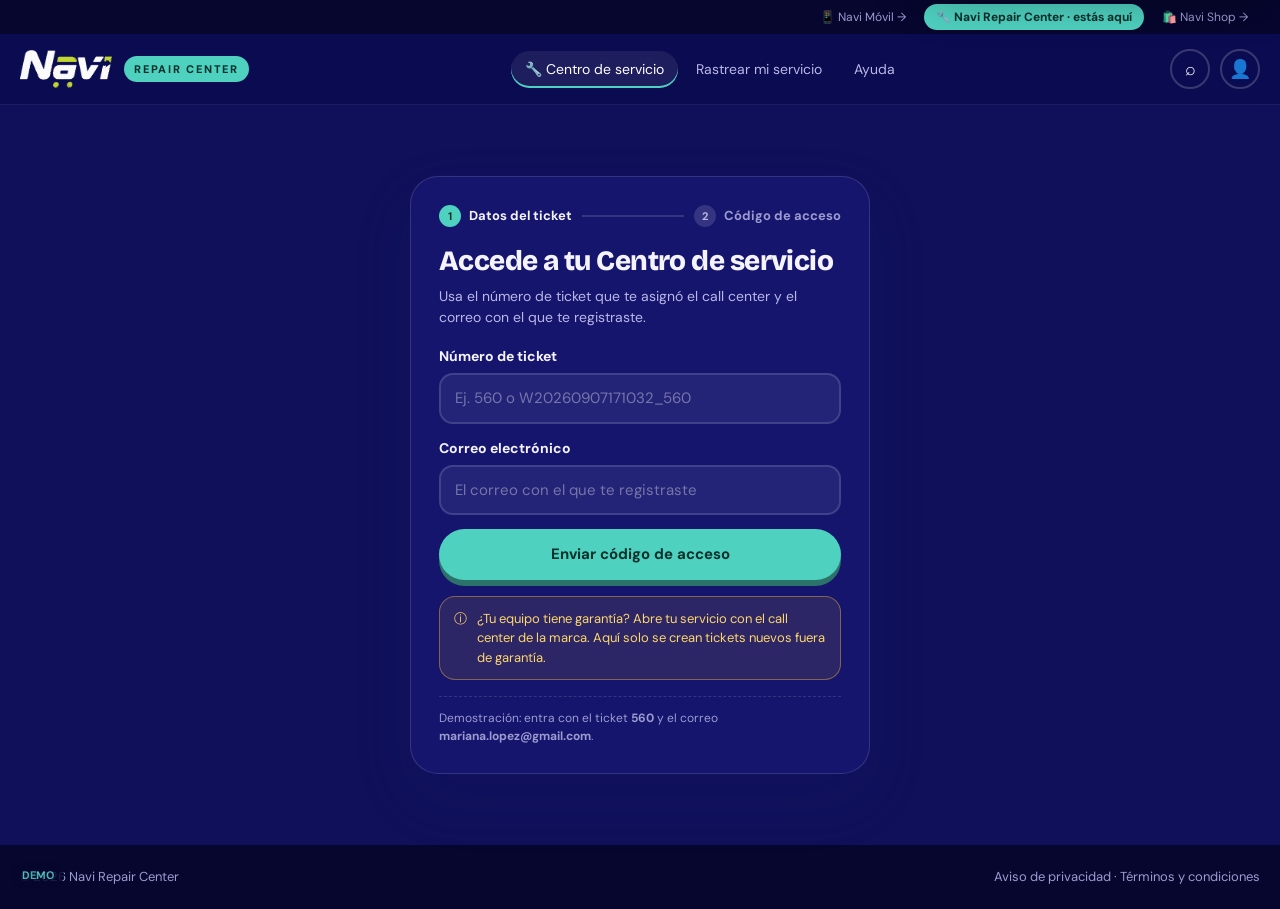
<file: demo/nuevo-ticket.html>
<!doctype html>
<html lang="es">
<head>
<meta charset="utf-8">
<meta name="viewport" content="width=device-width, initial-scale=1">
<meta name="robots" content="noindex, nofollow">
<title>Nuevo ticket · Navi Repair Center</title>
<meta name="theme-color" content="#0B0B4F">
<link rel="icon" href="assets/icon-192.png">
<link rel="preconnect" href="https://fonts.googleapis.com">
<link rel="preconnect" href="https://fonts.gstatic.com" crossorigin>
<link href="https://fonts.googleapis.com/css2?family=Bricolage+Grotesque:opsz,wght@12..96,600;12..96,800&family=DM+Sans:wght@400;500;700&display=swap" rel="stylesheet">
<link rel="stylesheet" href="rc.css?v=4">
<script src="rc.js?v=3"></script>
<script>if (!RC.current()) location.replace('acceso.html');</script>
<style>
body{background:var(--bg)}
main{padding:32px 0 64px}
.back{display:inline-flex;gap:6px;font-weight:700;font-size:14px;color:var(--navy);margin-bottom:14px}
h1{font-size:clamp(30px,3.6vw,40px);margin-bottom:18px}
.grid{display:grid;grid-template-columns:2.6fr 1fr;gap:20px;align-items:start;margin-top:20px}
h2{font-size:20px;margin-bottom:16px}
.two{display:grid;grid-template-columns:1fr 1fr;gap:16px}
form{display:grid;gap:16px}
.drop{border:2px dashed var(--line);border-radius:14px;padding:18px;text-align:center;font-size:14px;color:var(--text);cursor:pointer}
.drop:hover{border-color:var(--navy)}
.thumbs{display:flex;gap:8px;flex-wrap:wrap;justify-content:center;margin-top:10px}
.thumbs img{width:56px;height:56px;object-fit:cover;border-radius:10px}
.ship{display:grid;grid-template-columns:1fr 1fr;gap:12px}
.ship label{border:2px solid var(--line);border-radius:14px;padding:14px;cursor:pointer;font-size:13px;color:var(--text)}
.ship label b{display:block;font-size:15px;color:var(--ink)}
.ship label:has(input:checked){border-color:#8CC81E;background:var(--lime-soft)}
.ship input{position:absolute;opacity:0}
.chk{display:flex;gap:10px;align-items:flex-start;font-size:14px}
.chk input{width:18px;height:18px;accent-color:var(--navy);margin-top:2px}
.next ol{list-style:none;display:grid;gap:14px}
.next li{display:grid;grid-template-columns:28px 1fr;gap:10px;font-size:13px;color:var(--text)}
.next li b{display:block;color:var(--ink);font-size:14px}
.next .n{width:24px;height:24px;border-radius:50%;background:var(--lime);display:grid;place-items:center;font-weight:800;font-size:12px;color:var(--ink)}
.err{color:var(--bad);font-size:13px;min-height:18px}
.done{text-align:center;padding:24px 0}
.done .ok{width:72px;height:72px;margin:0 auto 14px;border-radius:50%;background:var(--lime);display:grid;place-items:center;font-size:34px;font-weight:800}
.done h2{font-size:26px}
@media (max-width:980px){.grid{grid-template-columns:1fr}}
@media (max-width:560px){.two,.ship{grid-template-columns:1fr}}
</style>
</head>
<body>
<main class="wrap">
  <a class="back" href="cuenta.html">‹ Volver a mis reparaciones</a>
  <h1>Nuevo ticket fuera de garantía</h1>
  <div class="note">ⓘ <span>Este formulario es solo para equipos sin garantía (OOW). Si tu equipo está en garantía, el servicio debe abrirse con el call center de la marca, que te asignará un número de ticket.</span></div>
  <div class="grid">
    <div class="card" id="formCard">
      <form id="f" novalidate>
        <h2 style="margin:0">Datos del equipo</h2>
        <div class="two">
          <label class="field">Categoría del equipo<select id="cat" required><option value="">Selecciona</option><option value="audifonos">Audífonos</option><option value="inear">Audífonos in-ear</option><option value="bocina">Bocina portátil</option><option value="barra">Barra de sonido</option><option value="cafetera">Cafetera</option></select></label>
          <label class="field">Marca<select id="brand" required><option value="">Selecciona</option><option>BOSE</option><option>De'Longhi</option></select></label>
          <label class="field">Modelo<input id="model" required placeholder="Ej. modelo en la etiqueta"></label>
          <label class="field">Número de serie<input id="serial" required placeholder="Está en la etiqueta o la caja"></label>
          <label class="field">Fecha de compra (aproximada)<input id="date" type="date"></label>
          <label class="field">Modalidad<input value="SIN GARANTÍA | OOW 🔒" readonly></label>
        </div>
        <label class="field">Describe la falla<textarea id="fail" rows="3" required placeholder="Ej. No enciende, se escucha un solo lado, la cafetera gotea..."></textarea></label>
        <div class="field">Fotos del equipo (opcional)
          <label class="drop" for="photos">⬆ Arrastra tus fotos o haz clic para subirlas</label>
          <input type="file" id="photos" accept="image/*" multiple hidden>
          <div class="thumbs" id="thumbs"></div>
        </div>
        <h2 style="margin:8px 0 0">Envío del equipo</h2>
        <div class="ship">
          <label><input type="radio" name="ship" value="guia" checked><b>Guía prepagada</b>Te la enviamos por correo</label>
          <label><input type="radio" name="ship" value="centro"><b>Lo llevo al centro</b>Iztacalco, Ciudad de México</label>
        </div>
        <label class="field" id="addrF">Dirección de recolección y entrega<input id="addr" placeholder="Calle, número, colonia, C.P., ciudad"></label>
        <label class="chk"><input type="checkbox" id="ok" required><span>Acepto que el diagnóstico tiene un costo de [COSTO DE DIAGNÓSTICO] y el aviso de privacidad.</span></label>
        <p class="err" id="err"></p>
        <button class="btn btn-navy btn-block">Crear ticket</button>
      </form>
    </div>
    <aside class="card next"><h2>¿Qué sigue?</h2><ol>
      <li><span class="n">1</span><div><b>Recibes tu folio</b>Te llega por correo y aparece en tu historial.</div></li>
      <li><span class="n">2</span><div><b>Envías tu equipo</b>Con la guía prepagada o en el centro.</div></li>
      <li><span class="n">3</span><div><b>Diagnóstico y cotización</b>Te enviamos la cotización para que la autorices.</div></li>
      <li><span class="n">4</span><div><b>Reparación y regreso</b>Sigues cada etapa desde tu cuenta.</div></li>
    </ol></aside>
  </div>
</main>
<footer class="mini"><div class="wrap"><span>© 2026 Navi Repair Center</span><span>Aviso de privacidad · Términos y condiciones</span></div></footer>

<script>
if (RC.current()) {
  rcChrome('centro');
  const $ = id => document.getElementById(id);
  const NAMES = { audifonos: 'Audífonos', inear: 'Audífonos in-ear', bocina: 'Bocina portátil', barra: 'Barra de sonido', cafetera: 'Cafetera' };
  // vista previa de fotos (no se suben en la demostración)
  $('photos').addEventListener('change', e => {
    $('thumbs').innerHTML = '';
    [...e.target.files].slice(0, 6).forEach(f => { const i = new Image(); i.src = URL.createObjectURL(f); i.alt = ''; $('thumbs').append(i); });
  });
  const drop = document.querySelector('.drop');
  ['dragover', 'drop'].forEach(ev => drop.addEventListener(ev, e => { e.preventDefault(); if (ev === 'drop') { $('photos').files = e.dataTransfer.files; $('photos').dispatchEvent(new Event('change')); } }));
  document.querySelectorAll('[name=ship]').forEach(r => r.addEventListener('change', () => $('addrF').hidden = r.value === 'centro' && r.checked));

  $('f').addEventListener('submit', e => {
    e.preventDefault();
    const guia = document.querySelector('[name=ship]:checked').value === 'guia';
    const missing = [['cat', 'la categoría'], ['brand', 'la marca'], ['model', 'el modelo'], ['serial', 'el número de serie'], ['fail', 'la falla']].find(([id]) => !$(id).value.trim());
    if (missing) { $('err').textContent = `Falta ${missing[1]}.`; $(missing[0]).focus(); return; }
    if (guia && !$('addr').value.trim()) { $('err').textContent = 'Falta la dirección para la guía prepagada.'; $('addr').focus(); return; }
    if (!$('ok').checked) { $('err').textContent = 'Acepta el costo de diagnóstico y el aviso de privacidad.'; return; }
    const d = new Date(), pad = n => String(n).padStart(2, '0');
    const id = String(Math.floor(600 + Math.random() * 300));
    const folio = `W${d.getFullYear()}${pad(d.getMonth() + 1)}${pad(d.getDate())}${pad(d.getHours())}${pad(d.getMinutes())}${pad(d.getSeconds())}_${id}`;
    RC.addTicket({ folio, ticket: id, fecha: `${pad(d.getDate())}/${pad(d.getMonth() + 1)}/${d.getFullYear()}`, equipo: NAMES[$('cat').value], img: $('cat').value,
      marca: $('brand').value, modelo: $('model').value.trim(), serie: $('serial').value.trim(), modalidad: 'oow', servicio: 'REPARACIÓN', estatus: 'Ticket creado', paso: 0,
      pasos: [`${pad(d.getDate())} ${d.toLocaleDateString('es-MX', { month: 'short' }).replace('.', '')}`], act: d.toLocaleString('es-MX', { day: 'numeric', month: 'short', year: 'numeric', hour: '2-digit', minute: '2-digit' }),
      nota: guia ? 'Recibimos tu ticket. Te enviamos la guía prepagada por correo para que nos mandes tu equipo.' : 'Recibimos tu ticket. Lleva tu equipo al centro en Iztacalco con tu folio.' });
    $('formCard').innerHTML = `<div class="done"><div class="ok">✓</div><h2>¡Ticket creado!</h2><p class="muted" style="margin:8px 0 4px">Tu folio es</p>
      <p style="font-family:var(--display);font-weight:800;font-size:20px;word-break:break-all">${folio}</p>
      <p class="muted" style="margin:10px 0 18px">${guia ? 'Te enviamos la guía prepagada por correo (demostración).' : 'Llévalo al centro de lunes a viernes de 9:00 a 17:00.'}</p>
      <a class="btn btn-navy" href="cuenta.html">Ver mis reparaciones</a></div>`;
    scrollTo(0, 0);
  });
}
</script>
</body>
</html>
</file>
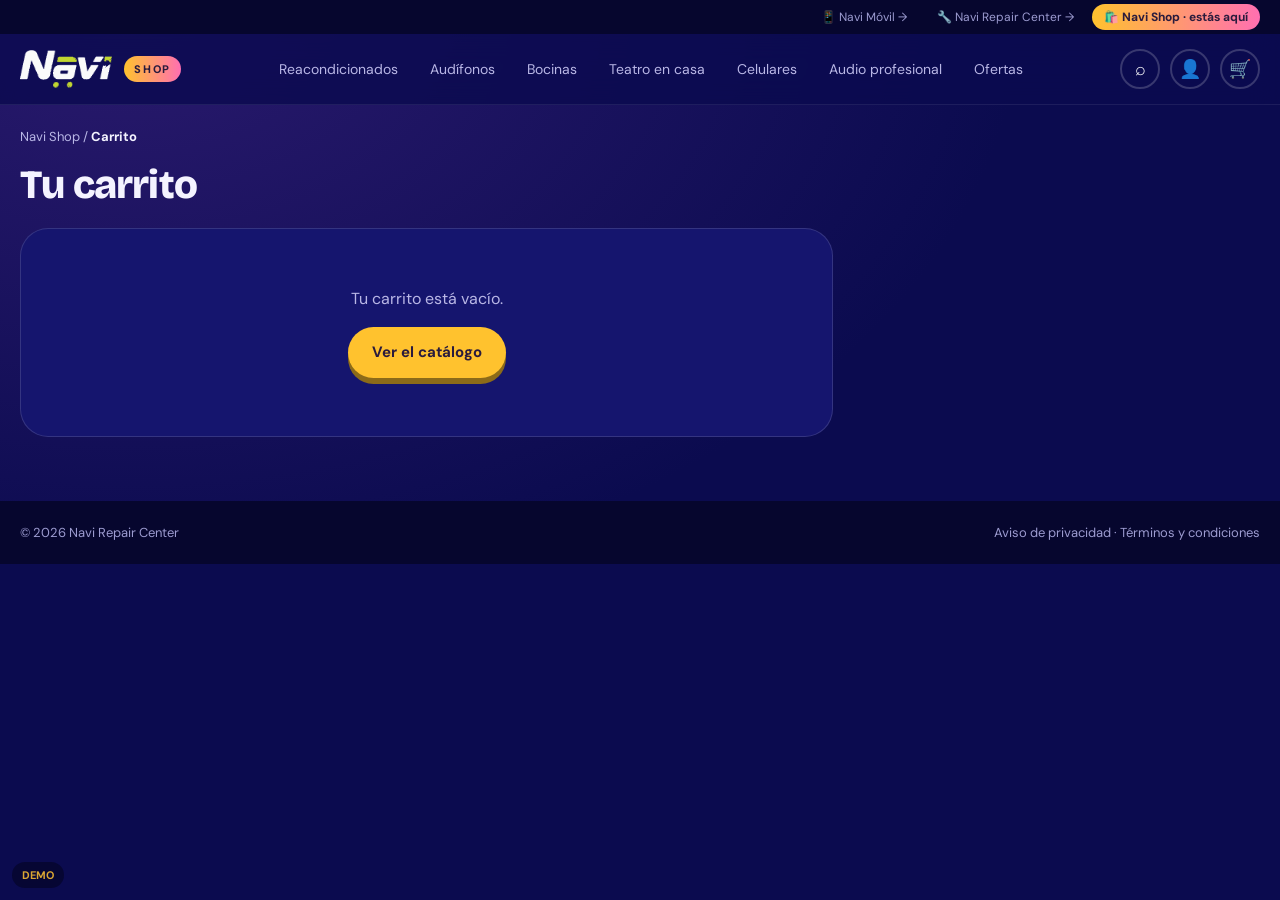
<file: demo/shop/carrito.html>
<!doctype html>
<html lang="es">
<head>
<meta charset="utf-8">
<meta name="viewport" content="width=device-width, initial-scale=1">
<meta name="robots" content="noindex, nofollow">
<title>Tu carrito · Navi Shop</title>
<meta name="theme-color" content="#0B0B4F">
<link rel="icon" href="../assets/icon-192.png">
<link rel="preconnect" href="https://fonts.googleapis.com">
<link rel="preconnect" href="https://fonts.gstatic.com" crossorigin>
<link href="https://fonts.googleapis.com/css2?family=Bricolage+Grotesque:opsz,wght@12..96,600;12..96,800&family=DM+Sans:wght@400;500;700&display=swap" rel="stylesheet">
<link rel="stylesheet" href="../rc.css?v=4">
<link rel="stylesheet" href="shop.css?v=4">
<style>
h1{font-size:clamp(30px,3.6vw,40px);margin-bottom:22px}
.lay{display:grid;grid-template-columns:2fr 1fr;gap:20px;align-items:start;margin-bottom:64px}
.items .it{display:grid;grid-template-columns:76px 1fr auto auto auto;gap:18px;align-items:center;padding:18px 0;border-bottom:1px solid var(--line)}
.items .it:first-child{padding-top:0}
.items img{width:76px;height:76px;object-fit:contain;background:#F7F7FA;border-radius:14px;padding:8px}
.items b{display:block}
.items small{color:var(--text)}
.items .tot{font-family:var(--display);font-weight:800;font-size:18px;min-width:80px;text-align:right}
.items .del{font-size:18px;opacity:.7}
.items .del:hover{opacity:1}
.sum h2{font-size:22px;margin-bottom:14px}
.sum .r{display:flex;justify-content:space-between;gap:10px;font-size:14px;padding:6px 0;color:var(--text)}
.sum .r b{color:var(--ink)}
.sum .total{border-top:1px solid var(--line);margin-top:8px;padding-top:14px;font-size:16px;color:var(--ink);font-weight:700}
.sum .total b{font-family:var(--display);font-size:26px}
.coupon{display:flex;gap:8px;margin:16px 0}
.coupon input{flex:1;min-width:0;border:1.5px solid var(--line);border-radius:12px;padding:10px 12px;background:#ffffff10;color:var(--ink)}
.empty{text-align:center;padding:30px 0}
.done{text-align:center;padding:16px 0}
.done .ok{width:72px;height:72px;margin:0 auto 14px;border-radius:50%;background:var(--lime);display:grid;place-items:center;font-size:34px;font-weight:800}
@media (max-width:900px){.lay{grid-template-columns:1fr}}
@media (max-width:560px){.items .it{grid-template-columns:60px 1fr auto;row-gap:10px}.items img{width:60px;height:60px}.items .qty{grid-column:2}.items .tot{grid-column:3;grid-row:1}}
</style>
</head>
<body>
<main class="wrap">
  <div class="crumb"><a href="index.html">Navi Shop</a> / <b>Carrito</b></div>
  <h1>Tu carrito</h1>
  <div class="lay">
    <div class="card items" id="items"></div>
    <aside class="card sum" id="sum"></aside>
  </div>
</main>
<footer class="mini"><div class="wrap"><span>© 2026 Navi Repair Center</span><span>Aviso de privacidad · Términos y condiciones</span></div></footer>

<script src="products.js?v=2"></script>
<script src="shop.js?v=4"></script>
<script>
shopChrome();
const $ = id => document.getElementById(id);
let discount = 0;
function render() {
  const items = Cart.all().map(i => ({ ...i, p: prod(i.id) })).filter(i => i.p);
  if (!items.length) {
    $('items').innerHTML = '<div class="empty"><p class="muted" style="margin-bottom:16px">Tu carrito está vacío.</p><a class="btn btn-navy" href="index.html">Ver el catálogo</a></div>';
    $('sum').hidden = true; return;
  }
  $('sum').hidden = false;
  $('items').innerHTML = items.map(i => `<div class="it">
      <img class="${imgCls(i.p)}" src="${imgOf(i.p)}" alt="">
      <div><b><a href="producto.html#${i.p.id}">${esc(i.p.name)}</a>${i.color ? ' · ' + esc(i.color) : ''}</b><small>${mxn(i.p.price)} c/u</small></div>
      <div class="qty"><button data-q="-1" data-id="${i.id}" data-c="${esc(i.color)}" aria-label="Menos">−</button><span>${i.qty}</span><button data-q="1" data-id="${i.id}" data-c="${esc(i.color)}" aria-label="Más">+</button></div>
      <div class="tot">${mxn(i.p.price * i.qty)}</div>
      <button class="del" data-del="${i.id}" data-c="${esc(i.color)}" aria-label="Quitar">🗑</button></div>`).join('')
    + '<p style="margin-top:16px"><a href="index.html" style="font-weight:700;text-decoration:underline">Seguir comprando</a></p>';
  const sub = items.reduce((s, i) => s + i.p.price * i.qty, 0), n = items.reduce((s, i) => s + i.qty, 0);
  const off = Math.round(sub * discount);
  $('sum').innerHTML = `<h2>Resumen del pedido</h2>
    <div class="r"><span>Subtotal (${n} ${n === 1 ? 'artículo' : 'artículos'})</span><b>${mxn(sub)}</b></div>
    ${off ? `<div class="r"><span>Descuento NAVI10</span><b>−${mxn(off)}</b></div>` : ''}
    <div class="r"><span>Envío</span><b>Se calcula al pagar</b></div>
    <div class="r total"><span>Total</span><b>${mxn(sub - off)}</b></div>
    <form class="coupon" id="coupon"><input id="code" placeholder="Código de descuento" aria-label="Código de descuento"><button class="btn btn-line" style="padding:10px 16px">Aplicar</button></form>
    <button class="btn btn-navy btn-block" id="pay">Continuar al pago</button>
    <p class="muted" style="font-size:12px;margin-top:12px">Pago con tarjeta, transferencia o efectivo en tiendas de conveniencia. Prueba el código NAVI10 (demostración).</p>`;
  $('coupon').onsubmit = e => { e.preventDefault(); if ($('code').value.trim().toUpperCase() === 'NAVI10') { discount = .10; render(); toast('Código aplicado: 10% de descuento'); } else toast('Ese código no es válido'); };
  $('pay').onclick = () => {
    const folio = 'NS-' + String(Date.now()).slice(-6);
    Cart.clear();
    $('items').innerHTML = `<div class="done"><div class="ok">✓</div><h2 style="font-size:26px">¡Pedido recibido!</h2><p class="muted" style="margin:8px 0">Folio <b>${folio}</b> · Total ${mxn(sub - off)}</p>
      <p class="muted" style="margin-bottom:18px">Demostración: no se hizo ningún cobro. En la versión real aquí eliges tarjeta, transferencia o efectivo.</p><a class="btn btn-navy" href="index.html">Seguir comprando</a></div>`;
    $('sum').hidden = true;
  };
}
document.addEventListener('click', e => {
  const q = e.target.closest('[data-q]'), d = e.target.closest('[data-del]');
  if (q) { const it = Cart.all().find(i => i.id === q.dataset.id && i.color === q.dataset.c); if (it) { if (+q.dataset.q > 0 && it.qty >= prod(it.id).stock) toast(`Solo hay ${prod(it.id).stock} en bodega`); Cart.set(it.id, it.color, it.qty + +q.dataset.q); render(); } }
  if (d) { Cart.remove(d.dataset.del, d.dataset.c); render(); }
});
render();
</script>
</body>
</html>
</file>
<file: demo/rc.css>
/* Navi Repair Center y Navi Shop: misma imagen que Navi Móvil (azul noche, lime, Bricolage Grotesque).
   Cada sitio cambia solo su acento: Repair = turquesa, Shop = amarillo (ver shop/shop.css). */
:root{
  --page:#0B0B4F; --navy-2:#15156E; --navy-3:#1E1E8A; --deep:#06062E;
  --acc:#4FD1C0; --acc-ink:#06302B; --acc-2:#B4E32F;          /* acento del sitio */
  --navy:var(--acc);                                           /* bordes, enfoques y cifras destacadas */
  --ink:#F4F3FF; --text:#B9B7E6; --muted:#9C9BD0;              /* texto principal y secundario */
  --line:#ffffff22; --bg:#10105A; --card:#15156E;
  --lime:#B4E32F; --lime-soft:#B4E32F26;
  --warn:#FFC22E1a; --warn-line:#FFC22E66; --warn-ink:#FFD66B; --bad:#FF6F8E;
  --radius:28px;
  --display:"Bricolage Grotesque", system-ui, sans-serif; --body:"DM Sans", system-ui, sans-serif;
  color-scheme:dark;
}
*{box-sizing:border-box;margin:0;padding:0}
html,body{overflow-x:clip}
body{font-family:var(--body);color:var(--ink);background:var(--page);line-height:1.5}
img{display:block;max-width:100%}
a{color:inherit;text-decoration:none}
button,input,select,textarea{font:inherit;color:inherit}
button{cursor:pointer;border:0;background:none}
.wrap{width:min(1240px,100% - 32px);margin-inline:auto}
h1,h2,h3{font-family:var(--display);font-weight:800;letter-spacing:-.02em;line-height:1.04}
.eyebrow{font-size:12px;font-weight:800;letter-spacing:.16em;text-transform:uppercase;color:var(--acc)}
.muted{color:var(--text)}

/* barra de secciones Navi */
.sections{background:var(--deep);color:var(--muted);font-size:12px}
.sections .wrap{display:flex;justify-content:flex-end;align-items:center;gap:10px;min-height:34px}
.sections nav{display:flex;gap:6px}
.sections nav a{padding:4px 12px;border-radius:99px;white-space:nowrap}
.sections nav a:hover{color:#fff}
.sections nav a.on{background:var(--acc);color:var(--acc-ink);font-weight:700}
/* encabezado translúcido como Navi Móvil */
header.main{position:sticky;top:0;z-index:30;backdrop-filter:blur(14px);background:color-mix(in srgb,var(--page) 80%,transparent);border-bottom:1px solid #ffffff14;color:#fff}
header.main .wrap{display:flex;align-items:center;gap:24px;height:70px}
.logo{display:flex;align-items:center;gap:12px}
.logo img{height:38px;width:auto;transition:transform .3s cubic-bezier(.3,1.6,.5,1)}
.logo:hover img{transform:rotate(-4deg) scale(1.06)}
.logo small{font-size:11px;font-weight:800;letter-spacing:.16em;padding:5px 10px;border-radius:99px;background:var(--acc);color:var(--acc-ink)}
.menu{display:flex;gap:4px;margin-inline:auto;font-size:14px;color:var(--text)}
.menu a{padding:8px 14px;border-radius:99px}
.menu a.on,.menu a:hover{background:#ffffff14;color:#fff}
.menu a.on{box-shadow:inset 0 -2px 0 var(--acc)}
.hdr-icons{display:flex;gap:10px;font-size:18px}
.hdr-icons a{width:40px;height:40px;border-radius:50%;display:grid;place-items:center;border:2px solid #ffffff30;transition:border-color .2s}
.hdr-icons a:hover{border-color:var(--acc)}
/* botones con "rebote", como en Navi Móvil */
.btn{display:inline-flex;align-items:center;justify-content:center;gap:8px;padding:14px 24px;border-radius:99px;font-weight:700;font-size:15px;transition:transform .25s cubic-bezier(.3,1.6,.5,1),box-shadow .25s}
.btn:hover{transform:translateY(-3px) rotate(-1.5deg)}
.btn:active{transform:scale(.96)}
.btn:disabled{opacity:.45;pointer-events:none}
.btn-navy{background:var(--acc);color:var(--acc-ink);box-shadow:0 6px 0 color-mix(in srgb,var(--acc) 55%,#000)}
.btn-lime{background:var(--lime);color:#06062E;box-shadow:0 6px 0 #7FA312}
.btn-line{border:2px solid #ffffff50;color:#fff}
.btn-line:hover{border-color:var(--acc);color:var(--acc)}
.btn-ink{background:#fff;color:#06062E;box-shadow:0 5px 0 #0006}
.btn-block{width:100%}
/* tarjetas y formularios */
.card{background:var(--card);border:1px solid var(--line);border-radius:var(--radius);padding:28px}
.field{display:grid;gap:6px;font-size:14px;font-weight:700;color:var(--ink)}
.field input,.field select,.field textarea{font-weight:400;background:#ffffff10;border:2px solid var(--line);border-radius:14px;padding:12px 14px;font-size:15px;width:100%;color:var(--ink)}
.field select option{color:#000}
.field input::placeholder,.field textarea::placeholder{color:#ffffff60}
.field input:focus,.field select:focus,.field textarea:focus{outline:none;border-color:var(--acc);box-shadow:0 0 0 4px color-mix(in srgb,var(--acc) 22%,transparent)}
.field input[readonly]{background:#ffffff08;font-weight:700;color:var(--text)}
.note{display:flex;gap:10px;align-items:flex-start;background:var(--warn);border:1px solid var(--warn-line);color:var(--warn-ink);border-radius:16px;padding:12px 14px;font-size:13px}
.note.bad{background:#FF6F8E1f;border-color:#FF6F8E66;color:#FFB3C1}
.pill{display:inline-block;font-size:12px;font-weight:800;padding:4px 10px;border-radius:99px;background:var(--lime-soft);color:var(--lime);white-space:nowrap}
.pill.oow{background:#FFC22E22;color:#FFD66B}
.pill.done{background:#ffffff14;color:var(--text)}
/* sello autorizado (los logos de marca van sobre blanco) */
.seal{display:inline-flex;align-items:center;gap:16px;background:#fff;color:#0E1238;border-radius:18px;padding:12px 20px 12px 16px;max-width:100%;box-shadow:0 10px 0 #0003}
@media (max-width:560px){.seal{flex-wrap:wrap;gap:12px}.seal i{display:none}}
.seal .t small{display:block;font-size:11px;font-weight:700;letter-spacing:.1em;color:#4A4D72}
.seal .t b{font-family:var(--display);font-size:15px;color:#1A247D;letter-spacing:.04em}
.seal i{width:1px;height:36px;background:#DADCE8}
.seal .bose{height:15px;width:auto}
.seal .delonghi{height:32px;width:auto}
/* manchas de color al fondo, como Navi Móvil */
.blob{position:absolute;border-radius:50%;filter:blur(70px);opacity:.45;pointer-events:none;animation:drift 18s ease-in-out infinite alternate}
@keyframes drift{to{transform:translate(60px,40px) scale(1.12)}}
/* pie */
footer.mini{background:var(--deep);color:var(--muted);font-size:13px}
footer.mini .wrap{display:flex;justify-content:space-between;gap:12px;flex-wrap:wrap;padding-block:22px}
.demo-tag{position:fixed;left:12px;bottom:12px;z-index:50;background:var(--deep);color:var(--acc);font-size:11px;font-weight:700;padding:5px 10px;border-radius:99px;opacity:.85}
@media (max-width:860px){
  .menu{display:none}
  .sections nav a:not(.on){display:none}
}
@media (prefers-reduced-motion:reduce){*{transition:none!important;animation:none!important}}
</file>
<file: demo/shop/shop.css>
/* Navi Shop (se apoya en ../rc.css): misma imagen Navi, acento amarillo con rosa */
:root{ --acc:#FFC22E; --acc-ink:#2A1B3D; --acc-2:#FF6FB1; }
body{background:radial-gradient(ellipse 70% 600px at 10% 0,#2a1a6e 0,transparent 100%) no-repeat,var(--page)}
.logo small{background:linear-gradient(90deg,#FFC22E,#FF6FB1)}
.sections nav a.on{background:linear-gradient(90deg,#FFC22E,#FF6FB1)}
.btn-ink{background:var(--acc);color:var(--acc-ink);box-shadow:0 5px 0 #B8860B}
.crumb{font-size:13px;color:var(--text);padding:22px 0 18px}
.crumb a:hover{text-decoration:underline;color:var(--acc)}
.crumb b{color:var(--ink)}
.cartlink{position:relative}
.cartlink b{position:absolute;top:-6px;right:-8px;min-width:18px;height:18px;padding:0 5px;border-radius:99px;background:var(--acc-2);color:#fff;font-size:11px;display:grid;place-items:center}
.cartlink b[hidden]{display:none}
/* tarjeta de producto: foto sobre fondo claro dentro de una tarjeta oscura */
.pc{background:var(--card);border:1px solid var(--line);border-radius:24px;overflow:hidden;display:flex;flex-direction:column;transition:transform .3s cubic-bezier(.3,1.6,.5,1),box-shadow .3s}
.pc:hover{transform:translateY(-6px) rotate(-.6deg);box-shadow:0 18px 40px #0007}
.pc .ph{position:relative;height:230px;display:grid;place-items:center;background:radial-gradient(circle at 50% 40%,#ffffff1a,transparent 70%)}
.pc .ph img{width:196px;height:196px;object-fit:contain;background:#F7F7FA;border-radius:18px;padding:14px;transition:transform .3s cubic-bezier(.3,1.6,.5,1)}
.pc:hover .ph img{transform:scale(1.05) rotate(2deg)}
.stk{position:absolute;top:14px;left:14px;background:var(--lime);color:#06062E;font-size:12px;font-weight:800;padding:5px 10px;border-radius:99px}
.stk.low{background:var(--acc-2);color:#fff}
/* fotos reales del modelo: llenan el recuadro claro */
.pc .ph img.photo{width:calc(100% - 28px);height:200px;padding:8px;background:#fff}
.rcb{position:absolute;top:14px;right:14px;background:#06062E;color:var(--acc);font-size:11px;font-weight:800;padding:5px 10px;border-radius:99px;letter-spacing:.02em}
.pd .was{font-family:var(--body);font-weight:500;font-size:14px;color:var(--text);opacity:.7;margin-left:8px}
.pd .off{font-family:var(--body);font-style:normal;font-size:12px;font-weight:800;background:var(--lime);color:#06062E;border-radius:99px;padding:2px 7px;margin-left:6px;vertical-align:middle}
.pd{display:flex;flex-direction:column;gap:6px;padding:14px 16px 16px;flex:1}
.pd small{font-size:11px;font-weight:800;letter-spacing:.1em;color:var(--acc)}
.pd b{font-size:16px;line-height:1.25}
.pd .col{font-size:13px;color:var(--text)}
.pd .pr{font-family:var(--display);font-weight:800;font-size:22px;margin-top:auto}
.pd .btn{padding:11px 18px;font-size:14px}
.toast{position:fixed;left:50%;bottom:24px;transform:translate(-50%,20px);opacity:0;background:#fff;color:#06062E;font-weight:700;font-size:14px;padding:12px 18px;border-radius:14px;box-shadow:0 12px 30px #0007;z-index:70;transition:all .3s;max-width:calc(100% - 32px)}
.toast.show{opacity:1;transform:translate(-50%,0)}
.qty{display:inline-flex;align-items:center;border:2px solid var(--line);border-radius:99px;background:#ffffff0d}
.qty button{width:38px;height:40px;font-size:18px;font-weight:700}
.qty span{min-width:24px;text-align:center;font-weight:700}
</file>
